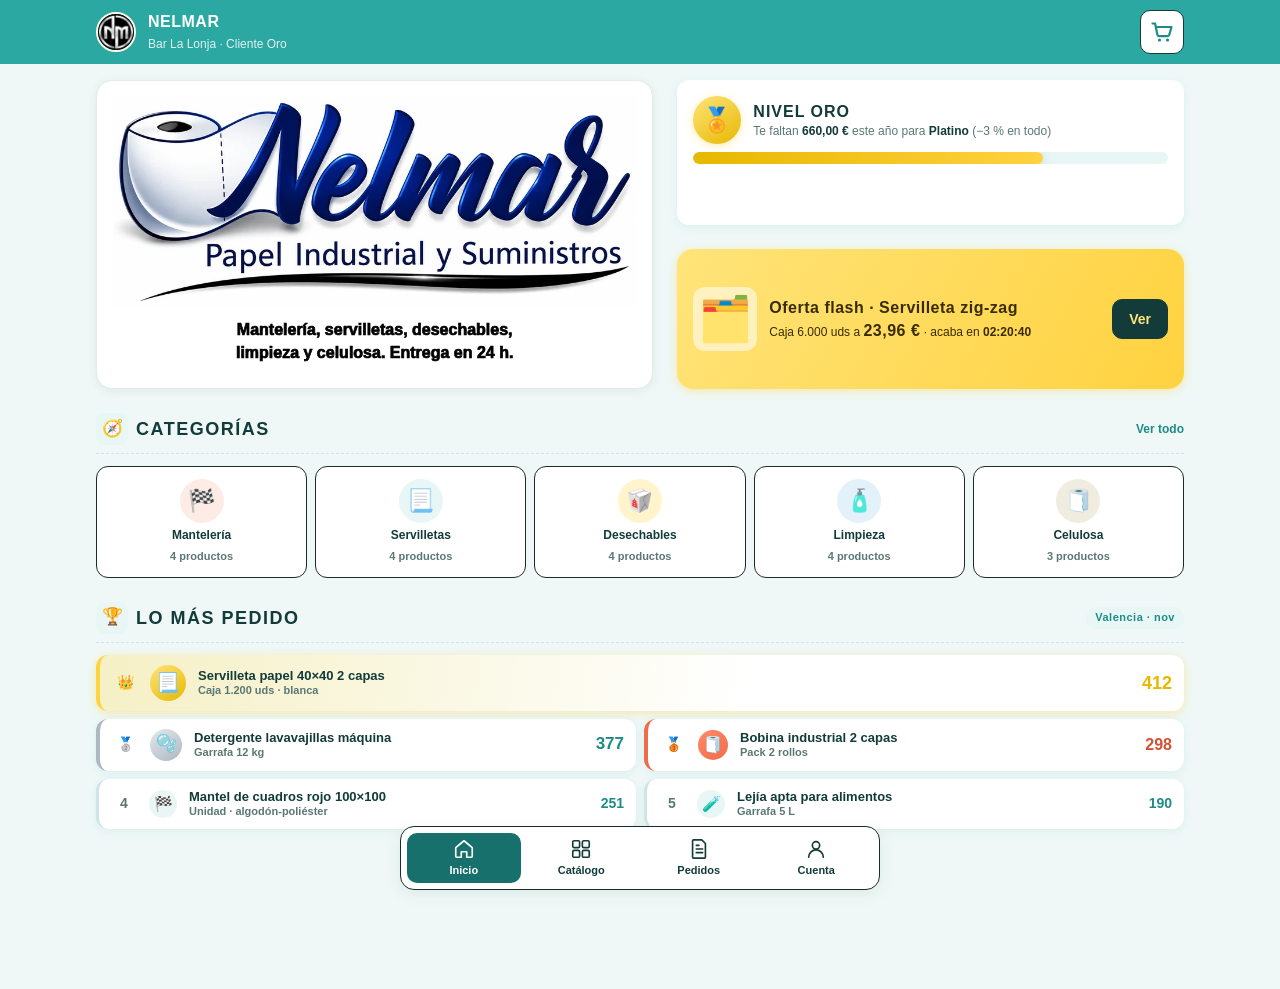
<file: index.html>
<!DOCTYPE html>
<html lang="es">
<head>
<meta charset="utf-8">
<meta name="viewport" content="width=device-width, initial-scale=1, viewport-fit=cover">
<meta name="theme-color" content="#2BA8A2">
<meta name="apple-mobile-web-app-capable" content="yes">
<meta name="apple-mobile-web-app-title" content="Nelmar">
<title>Nelmar · Pedidos</title>
<link rel="icon" href="logo.png" type="image/png">
<link rel="apple-touch-icon" href="icon-192.png">
<link rel="stylesheet" href="estilos.css">
</head>
<body>
<div class="app" id="app">
  <header class="top">
    <img class="mini" src="logo.png" alt=""><div class="who"><b>NELMAR</b><span>Bar La Lonja · Cliente Oro</span></div>
    <button class="iconbtn cart" id="cartBtn" aria-label="Ver carrito"><svg viewBox="0 0 24 24" aria-hidden="true"><path d="M2.5 3.5h2.6l2.3 11.2a1.8 1.8 0 0 0 1.8 1.4h8.4a1.8 1.8 0 0 0 1.7-1.3L21.5 7H6.2"/><circle cx="9.5" cy="20" r="1.6"/><circle cx="17.5" cy="20" r="1.6"/></svg><span class="badge" id="badge"></span></button>
  </header>

  <main>
    <!-- INICIO -->
    <section class="view" id="v-inicio">
      <div class="hero">
        <img class="hero-logo" src="logo-nelmar.webp" width="900" height="362" alt="Nelmar · Papel industrial y suministros">
        <p>Mantelería, servilletas, desechables, limpieza y celulosa. Entrega en 24 h.</p>
      </div>

      <div class="level">
        <div class="row">
          <span class="medal" aria-hidden="true">🏅</span>
          <div class="grow"><b>NIVEL ORO</b><div class="meta" id="lvlTxt"></div></div>
        </div>
        <div class="bar gold" role="progressbar" aria-label="Progreso al nivel Platino" id="lvlBar"><i></i></div>
      </div>

      <div class="flash">
        <span class="big" aria-hidden="true">🗂️</span>
        <div><b>Oferta flash · Servilleta zig-zag</b><span>Caja 6.000 uds a <b class="inline" id="flashP">23,96 €</b> · acaba en <span class="timer" id="timer">--:--:--</span></span></div>
        <button class="btn" data-open="7">Ver</button>
      </div>

      <div class="sec">
        <div class="sec-t"><span class="emo" aria-hidden="true">🧭</span><h2>CATEGORÍAS</h2><a href="#catalogo">Ver todo</a></div>
        <div class="cats" id="cats"></div>
      </div>

      <div class="sec">
        <div class="sec-t"><span class="emo" aria-hidden="true">🏆</span><h2>LO MÁS PEDIDO</h2><span class="pill teal">Valencia · nov</span></div>
        <div class="rank" id="rank"></div>
      </div>
      <p class="note">Demo con empresa, cliente, productos y precios de ejemplo.</p>
    </section>

    <!-- CATÁLOGO -->
    <section class="view" id="v-catalogo" hidden>
      <h1>CATÁLOGO</h1>
      <div class="search"><span aria-hidden="true">🔎</span><input id="q" type="search" maxlength="60" placeholder="Buscar mantel, lejía, servilletas…" autocomplete="off" aria-label="Buscar productos"></div>
      <div class="chips" id="chips"></div>
      <div class="list" id="list"></div>
    </section>

    <!-- PEDIDOS -->
    <section class="view" id="v-pedidos" hidden>
      <h1>MIS PEDIDOS</h1>
      <p class="lead">Sigue tu reparto y repite un pedido con un toque.</p>
      <div class="list" id="orders"></div>
    </section>

    <!-- CUENTA -->
    <section class="view" id="v-cuenta" hidden>
      <h1>MI CUENTA</h1>
      <div class="level">
        <div class="row">
          <span class="medal" aria-hidden="true">⭐</span>
          <div class="grow"><b id="ptsBig">0 PUNTOS</b><div class="meta">1 punto por cada euro (sin IVA). 500 puntos = 10 € de descuento.</div></div>
        </div>
        <div class="bar" role="progressbar" aria-label="Puntos hasta el próximo vale" id="ptsBar"><i></i></div>
      </div>
      <div class="sec">
        <div class="sec-t"><span class="emo" aria-hidden="true">🏪</span><h2>MI NEGOCIO</h2></div>
        <div class="kv">
          <div><span>Establecimiento</span><b>Bar La Lonja</b></div>
          <div><span>Nº cliente</span><b>C-04127</b></div>
          <div><span>Dirección de entrega</span><b>C/ de la Reina 21, Valencia</b></div>
          <div><span>Forma de pago</span><b>Domiciliación 30 días</b></div>
          <div><span>Precios con IVA</span><button class="switch" id="ivaSw" role="switch" aria-checked="false" aria-label="Mostrar precios con IVA"></button></div>
        </div>
      </div>
      <div class="sec">
        <div class="sec-t"><span class="emo" aria-hidden="true">🤝</span><h2>TU COMERCIAL</h2></div>
        <div class="rep">
          <span class="av" aria-hidden="true">LM</span>
          <div><b>Lucía Martí</b><span>Lunes a viernes, 8:00–16:00</span><div class="tel">600 000 000</div></div>
          <button class="btn btn-soft" id="copyTel">Copiar</button>
        </div>
      </div>
      <a class="btn btn-ghost btn-block" href="admin.html">Acceso para la empresa</a>
      <p class="note">Datos de ejemplo. Entrega en tu local sin coste.</p>
    </section>
  </main>
</div>

<div class="cbar" id="cbar" hidden><button class="btn btn-primary btn-block" id="cbarBtn"><span id="cbarN">0 artículos</span><span class="tot" id="cbarT">0 €</span></button></div>

<div class="tabs"><nav aria-label="Secciones">
  <a href="#inicio" data-v="inicio"><svg class="ico" viewBox="0 0 24 24" aria-hidden="true"><path d="M3 10.5 12 3l9 7.5V20a1 1 0 0 1-1 1h-5v-6H9v6H4a1 1 0 0 1-1-1z"/></svg>Inicio</a>
  <a href="#catalogo" data-v="catalogo"><svg class="ico" viewBox="0 0 24 24" aria-hidden="true"><rect x="3" y="3" width="7.5" height="7.5" rx="1.5"/><rect x="13.5" y="3" width="7.5" height="7.5" rx="1.5"/><rect x="3" y="13.5" width="7.5" height="7.5" rx="1.5"/><rect x="13.5" y="13.5" width="7.5" height="7.5" rx="1.5"/></svg>Catálogo</a>
  <a href="#pedidos" data-v="pedidos"><svg class="ico" viewBox="0 0 24 24" aria-hidden="true"><path d="M6 2h9l4 4v15a1 1 0 0 1-1 1H6a1 1 0 0 1-1-1V3a1 1 0 0 1 1-1z"/><path d="M9 12h7M9 16h7M9 8h3"/></svg>Pedidos</a>
  <a href="#cuenta" data-v="cuenta"><svg class="ico" viewBox="0 0 24 24" aria-hidden="true"><circle cx="12" cy="8" r="4"/><path d="M4 21a8 8 0 0 1 16 0"/></svg>Cuenta</a>
</nav></div>

<div class="shade" id="shade"></div>

<aside class="sheet" id="cartSheet" aria-label="Carrito">
  <div class="grab"><div class="sec-t"><span class="emo" aria-hidden="true">🛒</span><h2>TU PEDIDO</h2><button class="x" data-close aria-label="Cerrar">×</button></div></div>
  <ul class="lines" id="lines"></ul>
  <div id="cartBody" class="stack">
    <div class="field">FRANJA DE ENTREGA
      <div class="slots" id="slots"></div>
    </div>
    <label class="field" for="notes">NOTAS PARA EL REPARTIDOR<input id="notes" maxlength="200" placeholder="Entrar por la puerta del almacén"></label>
    <div class="sum" id="sum"></div>
    <button class="btn btn-primary btn-block" id="confirmBtn">Confirmar pedido</button>
  </div>
</aside>

<aside class="sheet" id="detSheet" aria-label="Producto">
  <div class="grab"><div class="sec-t"><span class="emo" aria-hidden="true">🔍</span><h2>PRODUCTO</h2><button class="x" data-close aria-label="Cerrar">×</button></div></div>
  <div id="det" class="stack"></div>
</aside>

<div class="win" id="win" hidden>
  <div class="confetti" id="confetti"></div>
  <div class="win-card">
    <span class="crown" aria-hidden="true">👑</span>
    <h2>¡PEDIDO HECHO!</h2>
    <span class="onum" id="winNum"></span>
    <p id="winTxt"></p>
    <span class="pts" id="winPts"></span>
    <button class="btn btn-primary btn-block" id="winFact">Ver factura</button>
    <button class="btn btn-ghost btn-block" id="winBtn">Ver mis pedidos</button>
  </div>
</div>

<div class="toast" id="toast" role="status"></div>

<script src="datos.js"></script>
<script src="factura.js"></script>
<script src="app.js"></script>
</body>
</html>
</file>
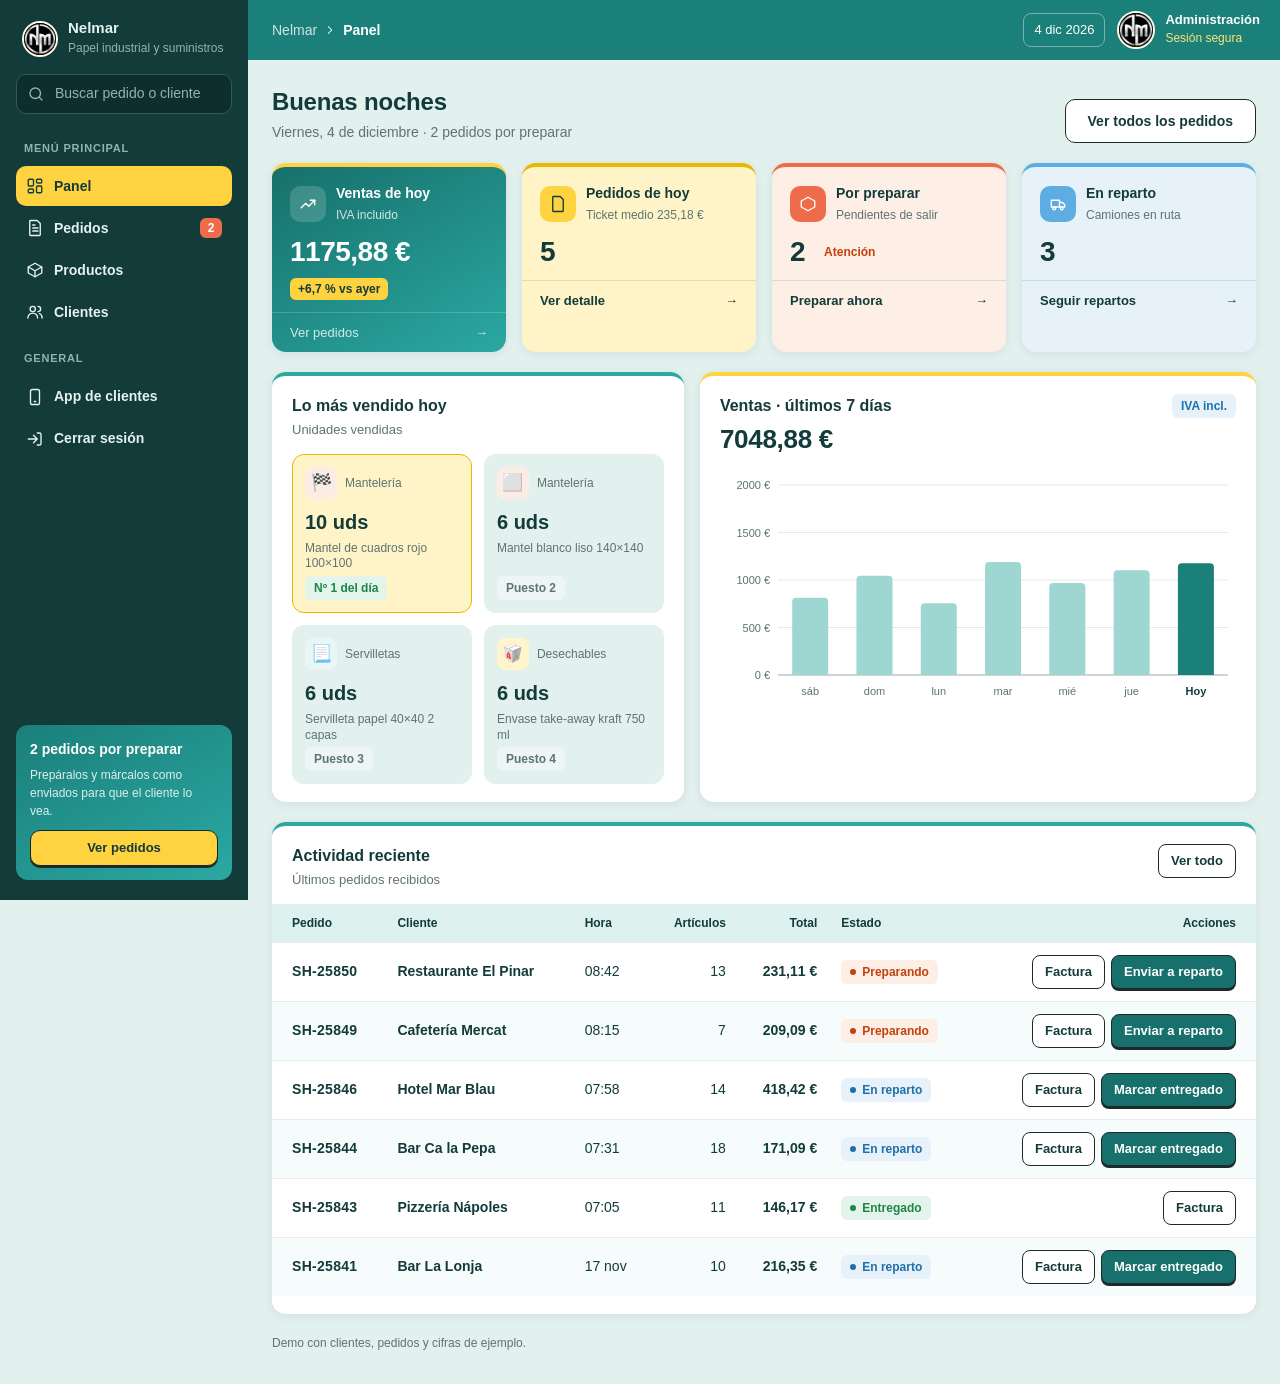
<file: admin.html>
<!DOCTYPE html>
<html lang="es">
<head>
<meta charset="utf-8">
<meta name="viewport" content="width=device-width, initial-scale=1, viewport-fit=cover">
<meta name="theme-color" content="#123B39">
<meta name="robots" content="noindex, nofollow">
<title>Panel de control · Nelmar</title>
<link rel="icon" href="logo.png" type="image/png">
<link rel="apple-touch-icon" href="icon-192.png">
<link rel="stylesheet" href="estilos.css">
<link rel="stylesheet" href="admin.css">
</head>
<body class="dash">
<div class="shell">
  <!-- Barra lateral -->
  <aside class="side" id="side" aria-label="Menú del panel">
    <div class="brand"><img src="logo.png" alt=""><div><b>Nelmar</b><span>Papel industrial y suministros</span></div></div>
    <label class="side-search"><svg class="i" viewBox="0 0 24 24" aria-hidden="true"><circle cx="11" cy="11" r="7"/><path d="m20 20-3.5-3.5"/></svg>
      <input id="gq" type="search" placeholder="Buscar pedido o cliente" maxlength="60" aria-label="Buscar pedido o cliente"></label>
    <p class="side-lbl">Menú principal</p>
    <nav class="side-nav">
      <a href="#hoy" data-v="hoy"><svg class="i" viewBox="0 0 24 24" aria-hidden="true"><rect x="3" y="3" width="7" height="9" rx="1.5"/><rect x="14" y="3" width="7" height="5" rx="1.5"/><rect x="14" y="12" width="7" height="9" rx="1.5"/><rect x="3" y="16" width="7" height="5" rx="1.5"/></svg>Panel</a>
      <a href="#pedidos" data-v="pedidos"><svg class="i" viewBox="0 0 24 24" aria-hidden="true"><path d="M6 2h9l4 4v15a1 1 0 0 1-1 1H6a1 1 0 0 1-1-1V3a1 1 0 0 1 1-1z"/><path d="M9 12h7M9 16h7M9 8h3"/></svg>Pedidos<span class="cnt" id="navPend"></span></a>
      <a href="#productos" data-v="productos"><svg class="i" viewBox="0 0 24 24" aria-hidden="true"><path d="M21 8 12 3 3 8v8l9 5 9-5z"/><path d="m3 8 9 5 9-5M12 13v8"/></svg>Productos</a>
      <a href="#clientes" data-v="clientes"><svg class="i" viewBox="0 0 24 24" aria-hidden="true"><circle cx="9" cy="8" r="3.5"/><path d="M2.5 20a6.5 6.5 0 0 1 13 0"/><path d="M16 4.5a3.5 3.5 0 0 1 0 7M18 14a6.5 6.5 0 0 1 3.5 6"/></svg>Clientes</a>
    </nav>
    <p class="side-lbl">General</p>
    <nav class="side-nav">
      <a href="index.html"><svg class="i" viewBox="0 0 24 24" aria-hidden="true"><rect x="6" y="2" width="12" height="20" rx="2.5"/><path d="M11 18h2"/></svg>App de clientes</a>
      <button type="button" id="logout"><svg class="i" viewBox="0 0 24 24" aria-hidden="true"><path d="M15 4h3a2 2 0 0 1 2 2v12a2 2 0 0 1-2 2h-3"/><path d="M10 17l5-5-5-5M15 12H3"/></svg>Cerrar sesión</button>
    </nav>
    <div class="side-card">
      <b id="sideN">0 pedidos por preparar</b>
      <span>Prepáralos y márcalos como enviados para que el cliente lo vea.</span>
      <a class="btn btn-primary" href="#pedidos">Ver pedidos</a>
    </div>
  </aside>
  <div class="scrim" id="scrim"></div>

  <!-- Contenido -->
  <div class="main">
    <header class="topbar">
      <button class="tb-btn menu" id="menuBtn" aria-label="Abrir menú" aria-controls="side" aria-expanded="false"><svg class="i" viewBox="0 0 24 24" aria-hidden="true"><path d="M4 6h16M4 12h16M4 18h16"/></svg></button>
      <div class="crumbs"><span>Nelmar</span><svg class="i" viewBox="0 0 24 24" aria-hidden="true"><path d="m9 6 6 6-6 6"/></svg><b id="crumb">Panel</b></div>
      <span class="tb-date" id="tbDate"></span>
      <div class="me"><img class="me-logo" src="logo.png" alt="Nelmar"><div><b>Administración</b><span>Sesión segura</span></div></div>
    </header>

    <main class="content">
      <!-- PANEL -->
      <section class="view" id="v-hoy">
        <div class="vhead"><div><h1 id="hello">Resumen</h1><p id="today">Aquí tienes la actividad de hoy</p></div>
          <a class="btn btn-ghost" href="#pedidos">Ver todos los pedidos</a></div>
        <div class="kpis">
          <article class="kpi lead"><div class="k-top"><span class="k-ico"><svg class="i" viewBox="0 0 24 24" aria-hidden="true"><path d="M3 17l6-6 4 4 8-8"/><path d="M15 7h6v6"/></svg></span><div><b>Ventas de hoy</b><small>IVA incluido</small></div></div>
            <div class="k-val"><span id="kVentas">0 €</span><em class="delta" id="kDelta"></em></div><a class="k-foot" href="#pedidos">Ver pedidos<span>→</span></a></article>
          <article class="kpi"><div class="k-top"><span class="k-ico"><svg class="i" viewBox="0 0 24 24" aria-hidden="true"><path d="M6 2h9l4 4v15a1 1 0 0 1-1 1H6a1 1 0 0 1-1-1V3a1 1 0 0 1 1-1z"/></svg></span><div><b>Pedidos de hoy</b><small id="kTicket">Ticket medio —</small></div></div>
            <div class="k-val"><span id="kPedidos">0</span></div><a class="k-foot" href="#pedidos">Ver detalle<span>→</span></a></article>
          <article class="kpi"><div class="k-top"><span class="k-ico warn"><svg class="i" viewBox="0 0 24 24" aria-hidden="true"><path d="M21 8 12 3 3 8v8l9 5 9-5z"/></svg></span><div><b>Por preparar</b><small>Pendientes de salir</small></div></div>
            <div class="k-val"><span id="kPrep">0</span><em class="tag-st prep" id="kPrepTag" hidden>Atención</em></div><a class="k-foot" href="#pedidos" data-filter="prep">Preparar ahora<span>→</span></a></article>
          <article class="kpi"><div class="k-top"><span class="k-ico info"><svg class="i" viewBox="0 0 24 24" aria-hidden="true"><path d="M3 7h11v9H3zM14 10h4l3 3v3h-7"/><circle cx="7" cy="18" r="1.8"/><circle cx="17" cy="18" r="1.8"/></svg></span><div><b>En reparto</b><small>Camiones en ruta</small></div></div>
            <div class="k-val"><span id="kRuta">0</span></div><a class="k-foot" href="#pedidos" data-filter="reparto">Seguir repartos<span>→</span></a></article>
        </div>

        <div class="row2">
          <article class="card">
            <div class="c-head"><div><h2>Lo más vendido hoy</h2><p>Unidades vendidas</p></div></div>
            <div class="tops" id="topHoy"></div>
          </article>
          <article class="card">
            <div class="c-head"><div><h2>Ventas · últimos 7 días</h2><p class="big" id="wkTotal">0 €</p></div><span class="tag-st info">IVA incl.</span></div>
            <div class="chart" id="chart" role="img" aria-label="Gráfico de ventas de los últimos 7 días"></div>
          </article>
        </div>

        <article class="card">
          <div class="c-head"><div><h2>Actividad reciente</h2><p>Últimos pedidos recibidos</p></div><a class="btn btn-ghost sm" href="#pedidos">Ver todo</a></div>
          <div class="tbl-wrap"><table class="tbl" id="recent"></table></div>
        </article>
      </section>

      <!-- PEDIDOS -->
      <section class="view" id="v-pedidos" hidden>
        <div class="vhead"><div><h1>Pedidos</h1><p>Cambia el estado y el cliente lo ve en su app.</p></div></div>
        <article class="card">
          <div class="c-head wrap"><div class="seg" id="fseg" role="group" aria-label="Filtrar por estado"></div>
            <label class="inp"><svg class="i" viewBox="0 0 24 24" aria-hidden="true"><circle cx="11" cy="11" r="7"/><path d="m20 20-3.5-3.5"/></svg><input id="oq" type="search" placeholder="Buscar" maxlength="60" aria-label="Buscar pedidos"></label></div>
          <div class="tbl-wrap"><table class="tbl" id="otbl"></table></div>
        </article>
      </section>

      <!-- PRODUCTOS -->
      <section class="view" id="v-productos" hidden>
        <div class="vhead"><div><h1>Productos</h1><p>Precios con IVA incluido. Los cambios se ven al momento en la app del cliente.</p></div>
          <button class="btn btn-ghost" id="resetCat" type="button">Restaurar precios</button></div>
        <article class="card">
          <div class="c-head wrap"><div><h2>Catálogo</h2><p id="pInfo"></p></div>
            <label class="inp"><svg class="i" viewBox="0 0 24 24" aria-hidden="true"><circle cx="11" cy="11" r="7"/><path d="m20 20-3.5-3.5"/></svg><input id="pq" type="search" placeholder="Producto o referencia" maxlength="60" aria-label="Buscar productos"></label></div>
          <div class="tbl-wrap"><table class="tbl" id="ptbl"></table></div>
        </article>
      </section>

      <!-- CLIENTES -->
      <section class="view" id="v-clientes" hidden>
        <div class="vhead"><div><h1>Clientes</h1><p>Compras de este mes, IVA incluido.</p></div></div>
        <article class="card"><div class="tbl-wrap"><table class="tbl" id="ctbl"></table></div></article>
      </section>
      <p class="note">Demo con clientes, pedidos y cifras de ejemplo.</p>
    </main>
  </div>
</div>

<div class="toast" id="toast" role="status"></div>
<div class="tip" id="tip" hidden></div>

<script src="datos.js"></script>
<script src="factura.js"></script>
<script src="admin.js"></script>
</body>
</html>
</file>
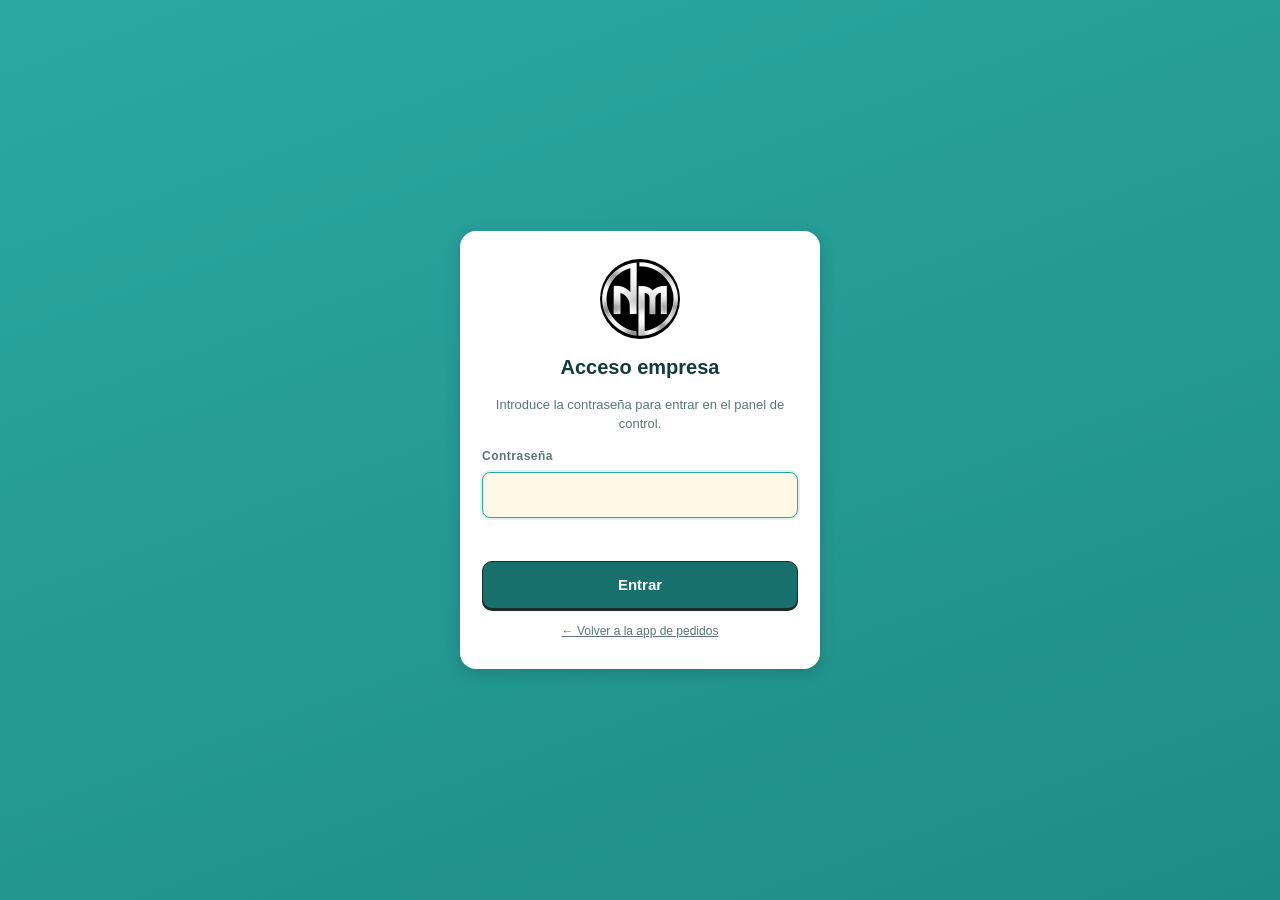
<file: login.html>
<!DOCTYPE html>
<html lang="es">
<head>
<meta charset="utf-8">
<meta name="viewport" content="width=device-width, initial-scale=1, viewport-fit=cover">
<meta name="theme-color" content="#1B7F7A">
<meta name="robots" content="noindex, nofollow">
<title>Acceso empresa · Nelmar</title>
<link rel="icon" href="logo.png" type="image/png">
<link rel="stylesheet" href="estilos.css">
</head>
<body class="login-page">
<main class="lock">
  <form id="lockForm" autocomplete="on" novalidate>
    <img src="logo.png" alt="Logo de Nelmar">
    <h1>Acceso empresa</h1>
    <p>Introduce la contraseña para entrar en el panel de control.</p>
    <label class="field" for="pass">Contraseña<input id="pass" name="password" type="password" autocomplete="current-password" maxlength="200" required></label>
    <span class="err" id="passErr" role="alert"></span>
    <button class="btn btn-primary btn-block" type="submit" id="go">Entrar</button>
    <a href="index.html" class="meta">← Volver a la app de pedidos</a>
  </form>
</main>
<script src="login.js"></script>
</body>
</html>
</file>
<file: estilos.css>
/* Estilos compartidos: app del cliente y panel de la empresa (sistema de diseño Flip7) */
/* Layout: phone-first app shell (max 440px), sticky header, scrolling views, fixed pill tab bar + bottom sheets.
   Tokens from the Flip7 design system (rpx ÷ 2 = px). */
:root{
  --primary:#2BA8A2;--primary-light:#3CC4BD;--primary-dark:#1E8C86;--primary-bg:#E8F6F5;
  --accent:#FFD23F;--accent-light:#FFE47A;--accent-dark:#E6B800;
  --coral:#EF6C4A;--coral-light:#FF8A6A;--coral-dark:#D45233;
  --cream:#FFF8E7;--cream-dark:#F3E6C4;--sky:#5DADE2;
  --surface:#EFF8F7;--card:#FFFFFF;--success:#27AE60;--error:#E74C3C;
  --ink:#123B39;--muted:#5B7775;--line:#CFE6E4;--on-accent:#3A2C00;
  --silver-a:#E3E8EC;--silver-b:#AEB8C1;
  --sh-sm:0 1px 4px rgba(0,0,0,.08);--sh-md:0 2px 8px rgba(0,0,0,.12);--sh-lg:0 4px 16px rgba(0,0,0,.16);
  --sh-card:0 2px 10px rgba(43,168,162,.10);--sh-coral:0 2px 10px rgba(239,108,74,.35);
  --sh-teal:0 2px 10px rgba(43,168,162,.30);--sh-accent:0 2px 10px rgba(255,210,63,.40);
  --sh-sky:0 2px 8px rgba(93,173,226,.30);--sh-focus:0 0 0 2px rgba(43,168,162,.15);
  --r-sm:4px;--r-md:8px;--r-lg:12px;--r-xl:16px;--r-round:999px;
  --s-xs:4px;--s-sm:8px;--s-md:12px;--s-lg:16px;--s-xl:24px;
  --font:-apple-system,BlinkMacSystemFont,"Segoe UI",Roboto,"PingFang SC","Microsoft YaHei",sans-serif;
  --bounce:cubic-bezier(.34,1.56,.64,1);
}
@media (prefers-color-scheme: dark){:root:not([data-theme="light"]){
  --primary-bg:#163B39;--cream:#2B2719;--cream-dark:#3A3420;--surface:#0E2321;--card:#15302E;
  --ink:#E6F4F3;--muted:#9DBDBA;--line:#24504C;--primary-dark:#5FD3CC;
  --silver-a:#3A4650;--silver-b:#7D8B97;color-scheme:dark}}
:root[data-theme="dark"]{
  --primary-bg:#163B39;--cream:#2B2719;--cream-dark:#3A3420;--surface:#0E2321;--card:#15302E;
  --ink:#E6F4F3;--muted:#9DBDBA;--line:#24504C;--primary-dark:#5FD3CC;
  --silver-a:#3A4650;--silver-b:#7D8B97;color-scheme:dark}

[hidden]{display:none!important}
*{box-sizing:border-box;min-width:0;-webkit-tap-highlight-color:transparent}
html,body{margin:0}
body{background:var(--surface);color:var(--ink);font:500 14px/1.45 var(--font)}
body::before{content:"";position:fixed;inset:0 0 auto;height:env(safe-area-inset-top,0px);z-index:40;background:var(--primary)}
button,input{font:inherit;color:inherit}
button{cursor:pointer;border:0;background:none}
:focus-visible{outline:none;box-shadow:var(--sh-focus),0 0 0 3px var(--primary)}
.app{max-width:440px;margin:0 auto;min-height:100vh;padding-bottom:calc(96px + env(safe-area-inset-bottom,0px))}

/* Header */
.top{box-shadow:0 0 0 100vmax var(--primary);clip-path:inset(0 -100vmax);position:sticky;top:env(safe-area-inset-top,0px);z-index:30;background:var(--primary);color:#fff;
  padding:10px max(16px,env(safe-area-inset-right,0px)) 10px max(16px,env(safe-area-inset-left,0px));display:flex;align-items:center;gap:var(--s-md)}
.top .who{flex:1}
.top .mini{width:40px;height:40px;border-radius:50%;background:#000;border:2px solid #FFF8E7;flex:none}
.top .who b{display:block;font-weight:800;font-size:clamp(13px,4.2vw,16px);letter-spacing:.5px;white-space:nowrap;overflow:hidden;text-overflow:ellipsis}
.top .who span{font-size:12px;opacity:.85}
.iconbtn{position:relative;width:44px;height:44px;border-radius:var(--r-round);background:rgba(255,255,255,.18);display:grid;place-items:center;font-size:20px;transition:transform .25s var(--bounce)}
.iconbtn:active{transform:scale(.92)}
.badge{position:absolute;top:-4px;right:-4px;min-width:22px;height:22px;padding:0 6px;border-radius:var(--r-round);background:var(--accent);color:var(--on-accent);font-weight:800;font-size:12px;line-height:22px;text-align:center;box-shadow:var(--sh-accent)}
.badge:empty{display:none}
.badge.pop{animation:pop .4s var(--bounce)}
@keyframes pop{0%{transform:scale(.4)}100%{transform:scale(1)}}

main{padding-left:max(16px,env(safe-area-inset-left,0px));padding-right:max(16px,env(safe-area-inset-right,0px))}
.view{display:flex;flex-direction:column;gap:var(--s-xl);padding-block:var(--s-lg) var(--s-xl)}
.view>h1{font-size:24px;font-weight:800;letter-spacing:2px;margin:0;color:var(--primary-dark);text-wrap:balance}
.view>p.lead{margin:-16px 0 0;color:var(--muted)}

/* Logo */
.hero{position:relative;background:#fff;border:1.5px solid #E3ECEB;border-radius:var(--r-xl);padding:var(--s-lg) var(--s-lg) var(--s-xl);overflow:hidden;box-shadow:0 2px 10px rgba(18,59,57,.08);display:flex;flex-direction:column;align-items:center;justify-content:center}
.hero-logo{display:block;width:100%;max-width:640px;height:auto}
.hero p{margin:var(--s-md) 0 0;color:#000;text-align:center;font-size:16px;font-weight:800;line-height:1.4;-webkit-text-stroke:.7px #000;paint-order:stroke fill;text-wrap:balance}

/* Section titles */
.sec{display:flex;flex-direction:column;gap:var(--s-md)}
.sec-t{display:flex;align-items:center;gap:var(--s-sm);padding-bottom:var(--s-sm);border-bottom:1.5px dashed var(--line);margin:0}
.sec-t .emo{width:32px;height:32px;border-radius:var(--r-md);background:var(--primary-bg);display:grid;place-items:center;font-size:17px;flex:none}
.sec-t h2{flex:1;margin:0;font-size:18px;font-weight:800;letter-spacing:1.5px}
.sec-t a,.sec-t button.link{font-size:12px;font-weight:700;color:var(--primary-dark);text-decoration:none;padding:6px 0}

/* Buttons */
.btn{position:relative;overflow:hidden;min-height:44px;padding:0 22px;border-radius:var(--r-round);font-weight:800;letter-spacing:1px;
  display:inline-flex;align-items:center;justify-content:center;gap:8px;transition:transform .25s var(--bounce),box-shadow .25s;white-space:nowrap}
.btn:active{transform:scale(.95)}
.btn-gold{background:linear-gradient(180deg,var(--accent-light),var(--accent) 55%,var(--accent-dark));color:var(--on-accent);box-shadow:var(--sh-accent)}
.btn-gold::before{content:"";position:absolute;left:8%;right:8%;top:3px;height:42%;border-radius:var(--r-round);background:linear-gradient(180deg,rgba(255,255,255,.7),rgba(255,255,255,0))}
.btn-teal{background:var(--primary);color:#fff;box-shadow:var(--sh-teal)}
.btn-ghost{background:var(--card);color:var(--primary-dark);border:1.5px solid var(--line)}
.btn-block{width:100%;min-height:50px;font-size:15px}
.btn:disabled{opacity:.5;cursor:not-allowed;transform:none}

/* Counter */
.step{display:flex;align-items:center;gap:6px}
.step button{width:40px;height:40px;border-radius:var(--r-md);font-size:22px;font-weight:800;line-height:1;display:grid;place-items:center;transition:transform .2s var(--bounce)}
.step button:active{transform:scale(.88)}
.step .minus{background:#FDEBE5;color:var(--coral-dark);box-shadow:var(--sh-coral)}
.step .plus{background:var(--primary);color:#fff;box-shadow:var(--sh-teal)}
.step output{min-width:28px;text-align:center;font-weight:800;font-size:16px;font-variant-numeric:tabular-nums}
.add{min-height:40px;padding:0 16px;font-size:13px}

/* Cards */
.pcard{position:relative;display:flex;gap:var(--s-md);background:var(--card);border-radius:var(--r-lg);box-shadow:var(--sh-card);
  padding:var(--s-md) var(--s-md) var(--s-md) calc(var(--s-md) + 3px);border-left:3px solid var(--primary-light);transition:transform .25s var(--bounce)}
.pcard.hl{border-left-color:var(--accent);background:linear-gradient(100deg,rgba(255,228,122,.35),var(--card) 55%);box-shadow:var(--sh-accent)}
.pcard.low{border-left-color:var(--coral);background:linear-gradient(100deg,rgba(255,138,106,.18),var(--card) 55%);animation:boom 2s infinite}
@keyframes boom{0%,100%{box-shadow:var(--sh-card)}50%{box-shadow:var(--sh-coral)}}
.thumb{width:68px;height:68px;border-radius:var(--r-lg);display:grid;place-items:center;font-size:34px;flex:none;background:var(--primary-bg)}
.pbody{flex:1;display:flex;flex-direction:column;gap:2px}
.pbody h3{margin:0;font-size:15px;font-weight:700;line-height:1.25}
.meta{font-size:12px;color:var(--muted)}
.ref{font-size:11px;letter-spacing:1px;color:var(--muted);font-variant-numeric:tabular-nums}
.prow{display:flex;align-items:center;justify-content:space-between;gap:var(--s-sm);margin-top:6px;flex-wrap:wrap}
.price{font-weight:800;font-size:17px;color:var(--primary-dark);font-variant-numeric:tabular-nums}
.price s{font-size:12px;color:var(--muted);font-weight:600;margin-left:6px}
.price small{display:block;font-size:11px;font-weight:600;color:var(--muted);letter-spacing:.3px}
.pill{display:inline-flex;align-items:center;gap:4px;height:22px;padding:0 9px;border-radius:var(--r-round);font-size:11px;font-weight:800;letter-spacing:.5px;white-space:nowrap}
.pill.gold{background:var(--accent);color:var(--on-accent)}
.pill.coral{background:var(--coral);color:#fff}
.pill.sky{background:var(--sky);color:#fff}
.pill.ok{background:var(--success);color:#fff}
.pill.out{background:var(--muted);color:var(--card)}
.pill.teal{background:var(--primary-bg);color:var(--primary-dark)}
.tags{display:flex;gap:4px;flex-wrap:wrap}

/* Level card */
.level{background:var(--card);border-radius:var(--r-lg);box-shadow:var(--sh-card);padding:var(--s-lg);display:flex;flex-direction:column;gap:var(--s-sm)}
.level .row{display:flex;align-items:center;gap:var(--s-md)}
.medal{width:48px;height:48px;border-radius:var(--r-round);display:grid;place-items:center;font-size:24px;background:linear-gradient(145deg,var(--accent-light),var(--accent-dark));box-shadow:var(--sh-accent);flex:none}
.level b{font-size:16px;font-weight:800;letter-spacing:1px}
.level .meta b{font-size:inherit;letter-spacing:0;color:var(--ink)}
.bar{height:12px;border-radius:var(--r-round);background:var(--primary-bg);overflow:hidden}
.bar i{display:block;height:100%;border-radius:inherit;background:linear-gradient(90deg,var(--primary),var(--primary-light));box-shadow:var(--sh-teal);transition:width .5s var(--bounce)}
.bar.gold i{background:linear-gradient(90deg,var(--accent-dark),var(--accent))}

/* Flash offer */
.flash{position:relative;display:flex;gap:var(--s-md);align-items:center;background:linear-gradient(120deg,var(--accent-light),var(--accent));color:var(--on-accent);
  border-radius:var(--r-xl);padding:var(--s-lg);box-shadow:var(--sh-accent);overflow:hidden}
.flash .big{font-size:44px;flex:none;width:64px;height:64px;border-radius:var(--r-lg);background:rgba(255,255,255,.55);display:grid;place-items:center}
.flash div{flex:1}
.flash b{display:block;font-size:16px;font-weight:800;letter-spacing:.5px}
.flash span{font-size:12px}
.flash .timer{font-weight:800;font-variant-numeric:tabular-nums}
.flash .btn{min-height:40px;padding:0 16px;background:#123B39;color:#FFE47A;box-shadow:none}

/* Categories */
.cats{display:grid;grid-template-columns:repeat(6,1fr);gap:var(--s-sm)}
.cats>*{grid-column:span 2}
.cats>:nth-child(n+4){grid-column:span 3}
.cat{display:flex;flex-direction:column;align-items:center;gap:4px;padding:var(--s-md) 4px;background:var(--card);border-radius:var(--r-lg);box-shadow:var(--sh-card);
  font-size:12px;font-weight:700;transition:transform .25s var(--bounce)}
.cat:active{transform:scale(.95)}
.cat .emo{width:44px;height:44px;border-radius:var(--r-round);display:grid;place-items:center;font-size:22px}
.cat small{font-size:11px;color:var(--muted);font-weight:600}

/* Ranking */
.rank{display:flex;flex-direction:column;gap:var(--s-sm)}
.ritem{display:flex;align-items:center;gap:var(--s-md);background:var(--card);border-radius:var(--r-lg);padding:10px var(--s-md);box-shadow:var(--sh-card);border-left:3px solid var(--line)}
.ritem .pos{width:26px;text-align:center;font-weight:800;color:var(--muted);font-variant-numeric:tabular-nums}
.ritem .av{width:28px;height:28px;border-radius:var(--r-round);display:grid;place-items:center;font-size:15px;background:var(--primary-bg);flex:none}
.ritem .nm{flex:1;font-weight:700;font-size:13px;line-height:1.25}
.ritem .nm small{display:block;font-weight:600;color:var(--muted);font-size:11px}
.ritem .sc{font-weight:800;font-variant-numeric:tabular-nums;color:var(--primary-dark)}
.ritem.r1{border-left:4px solid var(--accent);background:linear-gradient(100deg,rgba(255,228,122,.4),var(--card) 60%);box-shadow:var(--sh-accent)}
.ritem.r1 .av{width:36px;height:36px;font-size:19px;background:linear-gradient(145deg,var(--accent-light),var(--accent-dark))}
.ritem.r1 .sc{font-size:18px;color:var(--accent-dark)}
.ritem.r2{border-left:4px solid var(--silver-b)}
.ritem.r2 .av{width:32px;height:32px;font-size:17px;background:linear-gradient(145deg,var(--silver-a),var(--silver-b))}
.ritem.r2 .sc{font-size:17px}
.ritem.r3{border-left:4px solid var(--coral)}
.ritem.r3 .av{width:30px;height:30px;font-size:16px;background:linear-gradient(145deg,var(--coral-light),var(--coral))}
.ritem.r3 .sc{color:var(--coral-dark);font-size:16px}
.crown{display:inline-block;animation:crown 1.5s infinite}
@keyframes crown{0%,100%{transform:translateY(0) rotate(0)}25%{transform:translateY(-3px) rotate(-8deg)}50%{transform:translateY(0) rotate(0)}75%{transform:translateY(-2px) rotate(8deg)}}

/* Catalog tools */
.search{position:relative}
.search input{width:100%;height:48px;border-radius:var(--r-round);border:1.5px solid var(--line);background:var(--cream);padding:0 16px 0 44px;font-size:16px;outline:none;transition:box-shadow .2s}
.search input:focus{border-color:var(--primary);box-shadow:var(--sh-focus)}
.search span{position:absolute;left:16px;top:13px;font-size:17px}
.chips{display:flex;gap:var(--s-sm);overflow-x:auto;scrollbar-width:none;margin:-12px calc(-1 * max(16px,env(safe-area-inset-left,0px))) 0;padding:4px max(16px,env(safe-area-inset-left,0px)) 6px}
.chips::-webkit-scrollbar{display:none}
.chip{flex:none;min-height:38px;padding:0 14px;border-radius:var(--r-round);background:var(--card);border:1.5px solid var(--line);font-weight:700;font-size:13px;white-space:nowrap;transition:transform .2s var(--bounce)}
.chip:active{transform:scale(.95)}
.chip[aria-pressed="true"]{background:var(--primary);border-color:var(--primary);color:#fff;box-shadow:var(--sh-teal)}
.list{display:flex;flex-direction:column;gap:var(--s-md)}
.empty{text-align:center;color:var(--muted);padding:var(--s-xl) var(--s-md);background:var(--card);border-radius:var(--r-lg);border:1.5px dashed var(--line)}
.empty .emo{font-size:36px;display:block;margin-bottom:6px}

/* Orders */
.ocard{background:var(--card);border-radius:var(--r-lg);box-shadow:var(--sh-card);padding:var(--s-lg);display:flex;flex-direction:column;gap:var(--s-sm);border-left:3px solid var(--primary-light)}
.ocard.live{border-left-color:var(--sky);box-shadow:var(--sh-sky)}
.ohead{display:flex;justify-content:space-between;align-items:center;gap:var(--s-sm)}
.ohead b{font-weight:800;letter-spacing:1px;font-variant-numeric:tabular-nums}
.ocard p{margin:0;font-size:12px;color:var(--muted)}
.ofoot{display:flex;justify-content:space-between;align-items:center;gap:var(--s-sm);flex-wrap:wrap}
.ofoot .price{font-size:16px}
.track{display:grid;grid-template-columns:repeat(4,1fr);gap:4px;margin:4px 0}
.track div{display:flex;flex-direction:column;align-items:center;gap:4px;font-size:10.5px;font-weight:700;color:var(--muted);text-align:center}
.track i{width:100%;height:6px;border-radius:var(--r-round);background:var(--primary-bg)}
.track .done i{background:var(--sky);box-shadow:var(--sh-sky)}
.track .done{color:var(--ink)}

/* Account */
.kv{background:var(--card);border-radius:var(--r-lg);box-shadow:var(--sh-card);padding:4px var(--s-lg)}
.kv>div{display:flex;justify-content:space-between;align-items:center;gap:var(--s-md);padding:12px 0;border-bottom:1.5px dashed var(--line)}
.kv>div:last-child{border-bottom:0}
.kv span{color:var(--muted);font-size:13px}
.kv b{text-align:right;font-weight:700;font-variant-numeric:tabular-nums}
.switch{width:52px;height:30px;border-radius:var(--r-round);background:var(--line);position:relative;transition:background .25s;flex:none}
.switch::after{content:"";position:absolute;top:3px;left:3px;width:24px;height:24px;border-radius:50%;background:#fff;box-shadow:var(--sh-md);transition:left .3s var(--bounce)}
.switch[aria-checked="true"]{background:var(--primary);box-shadow:var(--sh-teal)}
.switch[aria-checked="true"]::after{left:25px}
.rep{display:flex;gap:var(--s-md);align-items:center;background:var(--cream);border-radius:var(--r-lg);padding:var(--s-lg);border:1.5px dashed var(--accent-dark)}
.rep .av{width:52px;height:52px;border-radius:var(--r-round);background:var(--primary);color:#fff;display:grid;place-items:center;font-weight:800;font-size:18px;letter-spacing:1px;flex:none;box-shadow:var(--sh-teal)}
.rep div{flex:1}
.rep b{display:block;font-weight:800}
.rep span{font-size:12px;color:var(--muted)}
.rep .tel{font-weight:800;color:var(--primary-dark);font-size:15px;user-select:all;font-variant-numeric:tabular-nums}
.note{font-size:11px;color:var(--muted);text-align:center;margin:0}

/* Tab bar */
.tabs{position:fixed;left:0;right:0;bottom:0;z-index:30;display:flex;justify-content:center;
  padding:8px max(12px,env(safe-area-inset-right,0px)) calc(10px + env(safe-area-inset-bottom,0px)) max(12px,env(safe-area-inset-left,0px));pointer-events:none}
.tabs nav{pointer-events:auto;width:100%;max-width:416px;display:grid;grid-template-columns:repeat(4,1fr);gap:4px;background:var(--card);border-radius:var(--r-round);padding:6px;box-shadow:var(--sh-lg)}
.tabs a{display:flex;flex-direction:column;align-items:center;justify-content:center;gap:1px;min-height:50px;border-radius:var(--r-round);text-decoration:none;color:var(--muted);font-size:11px;font-weight:700;transition:background .25s,color .25s,transform .25s var(--bounce)}
.tabs a .emo{font-size:19px;line-height:1.1}
.tabs a:active{transform:scale(.94)}
.tabs a[aria-current="page"]{background:var(--primary);color:#fff;box-shadow:var(--sh-teal)}

/* Cart bar */
.cbar{position:fixed;left:0;right:0;bottom:calc(76px + env(safe-area-inset-bottom,0px));z-index:29;display:flex;justify-content:center;
  padding:0 max(16px,env(safe-area-inset-right,0px)) 0 max(16px,env(safe-area-inset-left,0px));pointer-events:none}
.cbar button{pointer-events:auto;width:100%;max-width:408px;justify-content:space-between;padding:0 8px 0 20px;animation:rise .35s var(--bounce)}
.cbar .tot{background:#123B39;color:#FFE47A;border-radius:var(--r-round);padding:6px 14px;font-variant-numeric:tabular-nums}
@keyframes rise{from{transform:translateY(30px);opacity:0}to{transform:none;opacity:1}}
.app.has-cart{padding-bottom:calc(150px + env(safe-area-inset-bottom,0px))}

/* Sheet */
.shade{position:fixed;inset:0;z-index:50;background:rgba(10,30,29,.45);opacity:0;pointer-events:none;transition:opacity .3s}
.shade.on{opacity:1;pointer-events:auto}
.sheet{position:fixed;left:0;right:0;bottom:0;z-index:51;margin:0 auto;max-width:440px;max-height:88vh;overflow-y:auto;background:var(--surface);
  border-radius:var(--r-xl) var(--r-xl) 0 0;box-shadow:var(--sh-lg);transform:translateY(105%);visibility:hidden;transition:transform .4s var(--bounce),visibility 0s .4s;
  padding:0 max(16px,env(safe-area-inset-right,0px)) calc(20px + env(safe-area-inset-bottom,0px)) max(16px,env(safe-area-inset-left,0px));display:flex;flex-direction:column;gap:var(--s-lg)}
.sheet.on{transform:none;visibility:visible;transition:transform .4s var(--bounce)}
.grab{position:sticky;top:0;z-index:2;background:var(--surface);padding:10px 0 8px;display:flex;flex-direction:column;gap:10px}
.grab::before{content:"";width:44px;height:5px;border-radius:var(--r-round);background:var(--line);align-self:center}
.grab .sec-t h2{font-size:20px}
.x{width:40px;height:40px;border-radius:var(--r-round);background:var(--card);box-shadow:var(--sh-sm);font-size:20px;font-weight:800;color:var(--muted)}
.lines{display:flex;flex-direction:column;gap:var(--s-sm);margin:0;padding:0;list-style:none}
.lines li{display:flex;align-items:center;gap:var(--s-md);background:var(--card);border-radius:var(--r-lg);padding:10px var(--s-md);box-shadow:var(--sh-card)}
.lines .thumb{width:44px;height:44px;font-size:22px;border-radius:var(--r-md)}
.lines .nm{flex:1;font-weight:700;font-size:13px;line-height:1.25}
.lines .nm small{display:block;color:var(--muted);font-weight:600;font-size:11px;font-variant-numeric:tabular-nums}
.lines .step button{width:34px;height:34px;font-size:18px}
.lines .step output{min-width:22px;font-size:14px}
.sum{background:var(--cream);border-radius:var(--r-lg);padding:var(--s-md) var(--s-lg);display:flex;flex-direction:column;gap:6px;font-variant-numeric:tabular-nums}
.sum div{display:flex;justify-content:space-between;color:var(--muted)}
.sum .big{color:var(--ink);font-size:20px;font-weight:800;padding-top:8px;border-top:1.5px dashed var(--cream-dark)}
.field{display:flex;flex-direction:column;gap:6px;font-size:12px;font-weight:700;color:var(--muted);letter-spacing:.5px}
.field input{height:46px;border-radius:var(--r-md);border:1.5px solid var(--line);background:var(--cream);padding:0 14px;font-size:16px;color:var(--ink);outline:none}
.field input:focus{border-color:var(--primary);box-shadow:var(--sh-focus)}
.slots{display:grid;grid-template-columns:repeat(3,1fr);gap:var(--s-sm)}
.slots button{min-height:52px;border-radius:var(--r-md);background:var(--card);border:1.5px solid var(--line);font-size:12px;font-weight:700;line-height:1.2;transition:transform .2s var(--bounce)}
.slots button small{display:block;font-weight:600;color:var(--muted);font-size:11px}
.slots button[aria-pressed="true"]{border-color:var(--sky);background:var(--sky);color:#fff;box-shadow:var(--sh-sky)}
.slots button[aria-pressed="true"] small{color:#fff}

/* Detail */
.dart{height:170px;border-radius:var(--r-xl);display:grid;place-items:center;font-size:88px;box-shadow:var(--sh-card)}
.dinfo{display:flex;flex-direction:column;gap:6px}
.dinfo h3{margin:0;font-size:20px;font-weight:800;line-height:1.2}
.specs{display:grid;grid-template-columns:1fr 1fr;gap:var(--s-sm)}
.specs div{background:var(--card);border-radius:var(--r-md);padding:10px 12px;box-shadow:var(--sh-sm)}
.specs span{display:block;font-size:11px;color:var(--muted);font-weight:700;letter-spacing:.5px}
.specs b{font-size:13px}
.dbuy{display:flex;align-items:center;justify-content:space-between;gap:var(--s-md);flex-wrap:wrap}

/* Success */
.win{position:fixed;inset:0;z-index:60;display:grid;place-items:center;padding:24px max(20px,env(safe-area-inset-right,0px)) 24px max(20px,env(safe-area-inset-left,0px));background:rgba(10,30,29,.55);overflow:hidden}
.win-card{position:relative;width:100%;max-width:360px;background:var(--card);border-radius:var(--r-xl);padding:var(--s-xl) var(--s-lg);text-align:center;display:flex;flex-direction:column;gap:var(--s-md);align-items:center;animation:rise .45s var(--bounce)}
.win-card::before{content:"";position:absolute;inset:-6px;border-radius:calc(var(--r-xl) + 6px);background:linear-gradient(135deg,var(--accent),var(--primary-light),var(--coral-light));z-index:-1;animation:glow 2s infinite}
@keyframes glow{0%,100%{opacity:.5;transform:scale(1)}50%{opacity:1;transform:scale(1.03)}}
.win-card .crown{font-size:54px}
.win-card h2{margin:0;font-size:24px;font-weight:800;letter-spacing:2px;color:var(--primary-dark)}
.win-card p{margin:0;color:var(--muted)}
.win-card .onum{font-weight:800;font-size:18px;letter-spacing:2px;background:var(--cream);border-radius:var(--r-round);padding:6px 16px;font-variant-numeric:tabular-nums}
.pts{font-weight:800;color:var(--on-accent);background:var(--accent);border-radius:var(--r-round);padding:4px 14px;box-shadow:var(--sh-accent)}
.confetti{position:absolute;inset:0;pointer-events:none}
.confetti i{position:absolute;top:-30px;display:block;animation:fall linear infinite}
@keyframes fall{0%{transform:translateY(-20px) rotate(0)}100%{transform:translateY(110vh) rotate(720deg)}}

/* Toast */
.toast{position:fixed;left:50%;top:calc(70px + env(safe-area-inset-top,0px));z-index:70;transform:translate(-50%,-20px);opacity:0;pointer-events:none;
  background:#123B39;color:#FFE47A;font-weight:800;font-size:13px;padding:10px 18px;border-radius:var(--r-round);box-shadow:var(--sh-lg);transition:opacity .25s,transform .35s var(--bounce);white-space:nowrap;max-width:calc(100vw - 32px);overflow:hidden;text-overflow:ellipsis}
.toast.on{opacity:1;transform:translate(-50%,0)}

@media (prefers-reduced-motion: reduce){*,*::before,*::after{animation:none!important;transition:none!important}}

/* Utilidades */
.grow{flex:1}
.stack{display:flex;flex-direction:column;gap:var(--s-lg)}
.ritem{text-align:left;width:100%}
.lines .empty{display:block}
.flash b.inline{display:inline}

/* Pantallas muy estrechas (hasta 360px) */
@media (max-width:360px){
  .cats{grid-template-columns:1fr 1fr}
  .cats>*,.cats>:nth-child(n+4){grid-column:span 1}
  .cats>:last-child{grid-column:span 2}
  .flash{flex-wrap:wrap}
  .flash .btn{width:100%}
  .slots button{font-size:11px}
}

/* Tableta y escritorio: la app se ensancha y las listas pasan a columnas */
@media (min-width:720px){
  .app{max-width:1120px}
  .view>h1{font-size:30px}
  .list{display:grid;grid-template-columns:repeat(2,minmax(0,1fr));align-items:start}
  .list>.empty{grid-column:1/-1}
  .chips{flex-wrap:wrap;overflow:visible;margin:-12px 0 0;padding:4px 0 6px}
  .cats{grid-template-columns:repeat(5,1fr)}
  .cats>*,.cats>:nth-child(n+4){grid-column:auto}
  .rank{display:grid;grid-template-columns:repeat(2,minmax(0,1fr))}
  .rank>.r1{grid-column:1/-1}
  .sheet{max-width:520px;border-radius:var(--r-xl);bottom:16px}
  .tabs nav{max-width:480px}
}
@media (min-width:900px){
  #v-inicio{display:grid;grid-template-columns:minmax(0,1.1fr) minmax(0,1fr)}
  #v-inicio>.hero{grid-row:span 2;justify-content:center}
  #v-inicio>.sec,#v-inicio>.note{grid-column:1/-1}
}
@media (min-width:1080px){
  .list{grid-template-columns:repeat(3,minmax(0,1fr))}
}

/* Factura: hoja blanca como el papel, también en modo oscuro */
.fact-wrap{position:fixed;inset:0;z-index:80;overflow-y:auto;background:rgba(10,30,29,.6);
  padding:calc(16px + env(safe-area-inset-top,0px)) max(12px,env(safe-area-inset-right,0px)) calc(24px + env(safe-area-inset-bottom,0px)) max(12px,env(safe-area-inset-left,0px))}
.fact-acts{max-width:760px;margin:0 auto 12px;display:flex;gap:var(--s-sm);flex-wrap:wrap}
.fact-acts .btn{flex:1 1 180px}
.fact{max-width:760px;margin:0 auto;background:#fff;color:#123B39;border-radius:var(--r-lg);padding:24px clamp(16px,4vw,36px);box-shadow:var(--sh-lg);display:flex;flex-direction:column;gap:18px;font-size:13px}
.fact-head{display:flex;gap:14px;align-items:flex-start;flex-wrap:wrap;padding-bottom:16px;border-bottom:3px solid #2BA8A2}
.fact-head img{width:56px;height:56px;border-radius:50%;background:#000;flex:none}
.fact-head>div:nth-child(2){flex:1 1 200px}
.fact-head b{display:block;font-size:16px;font-weight:800}
.fact-head span{color:#5B7775;font-size:12px}
.fact-num{text-align:right;display:flex;flex-direction:column}
.fact-num span:first-child{font-size:11px;font-weight:800;letter-spacing:3px;color:#1E8C86}
.fact-num b{font-size:18px;font-weight:800;letter-spacing:1px;font-variant-numeric:tabular-nums}
.fact-parts{display:grid;grid-template-columns:repeat(auto-fit,minmax(200px,1fr));gap:12px}
.fact-parts>div{background:#FFF8E7;border-radius:var(--r-md);padding:10px 14px;line-height:1.5}
.fact-parts span{display:block;font-size:10px;font-weight:800;letter-spacing:2px;color:#1E8C86}
.fact-parts b{display:block;font-size:14px}
.fact-tw{overflow-x:auto}
.fact table{width:100%;border-collapse:collapse;min-width:460px;font-variant-numeric:tabular-nums}
.fact th{text-align:left;font-size:10px;letter-spacing:1px;text-transform:uppercase;color:#5B7775;padding:8px 6px;border-bottom:1.5px solid #CFE6E4}
.fact td{padding:8px 6px;border-bottom:1px dashed #CFE6E4;vertical-align:top}
.fact td small{display:block;color:#5B7775;font-size:11px}
.fact .r{text-align:right;white-space:nowrap}
.fact-tot{align-self:flex-end;width:min(100%,280px);display:flex;flex-direction:column;gap:6px;font-variant-numeric:tabular-nums}
.fact-tot div{display:flex;justify-content:space-between;color:#5B7775}
.fact-tot .big{color:#123B39;font-size:18px;font-weight:800;padding-top:8px;border-top:3px solid #2BA8A2}
.fact-pie{margin:0;font-size:11px;color:#5B7775;border-top:1.5px dashed #CFE6E4;padding-top:12px}
body.fact-open{overflow:hidden}
@media print{
  body.fact-open>*:not(.fact-wrap){display:none!important}
  body.fact-open{background:#fff;overflow:visible}
  .fact-wrap{position:static;background:none;padding:0;overflow:visible}
  .fact-acts{display:none}
  .fact{box-shadow:none;border-radius:0;max-width:none;padding:0}
}

/* Acceso con contraseña al panel de la empresa */
.lock{position:fixed;inset:0;z-index:90;display:grid;place-items:center;background:linear-gradient(160deg,var(--primary),var(--primary-dark));
  padding:24px max(20px,env(safe-area-inset-right,0px)) 24px max(20px,env(safe-area-inset-left,0px))}
.lock form{width:100%;max-width:360px;background:var(--card);border-radius:var(--r-xl);box-shadow:var(--sh-lg);padding:28px 22px;display:flex;flex-direction:column;gap:14px;align-items:center;text-align:center}
.lock img{width:80px;height:80px;border-radius:50%;background:#000}
.lock h1{margin:0;font-size:20px;font-weight:700;color:var(--ink)}
.lock p{margin:0;color:var(--muted);font-size:13px}
.lock .field{width:100%;text-align:left}
.lock .err{color:var(--error);font-weight:700;font-size:13px;min-height:1.2em}
.lock.shake form{animation:shake .4s}
@keyframes shake{25%{transform:translateX(-8px)}50%{transform:translateX(8px)}75%{transform:translateX(-4px)}}
.oacts{display:flex;gap:var(--s-sm);flex-wrap:wrap}
@media (max-width:520px){
  .fact table{min-width:0}
  .fact th:first-child,.fact td:first-child{display:none}
  .fact th,.fact td{padding:8px 4px}
  .fact-num{text-align:left;flex-basis:100%}
}

/* Carrito de la cabecera: icono dibujado, nítido en cualquier móvil */
.iconbtn.cart{background:#FFF8E7;box-shadow:0 2px 0 #123B39}
.iconbtn.cart svg{width:24px;height:24px;fill:none;stroke:#1E8C86;stroke-width:2.2;stroke-linecap:round;stroke-linejoin:round}
.iconbtn.cart svg circle{fill:#1E8C86;stroke:none}

/* ===== Botonera profesional: formas sobrias, colores de la paleta, sin brillos ===== */
.btn{border-radius:10px;font-weight:600;letter-spacing:0;font-size:14px;transition:background-color .15s,border-color .15s,color .15s,transform .1s;box-shadow:none}
.btn:active{transform:translateY(1px)}
.btn-block{min-height:48px;font-size:15px}
.btn-primary{background:#1B7F7A;color:#fff}
.btn-primary:hover{background:#166B67}
.btn-soft{background:var(--primary-bg);color:var(--primary-dark)}
.btn-soft:hover{background:#D3EEEC}
.btn-ghost{background:var(--card);color:var(--ink);border:1px solid var(--line)}
.btn-ghost:hover{border-color:var(--primary);color:var(--primary-dark)}
.btn-accent{background:var(--accent);color:var(--on-accent)}
.btn:focus-visible{outline:2px solid var(--primary);outline-offset:2px;box-shadow:none}
.add{min-height:38px;padding:0 14px;font-size:13px}
.flash .btn{border-radius:10px;background:#123B39;color:#FFE47A;font-weight:600}
.step{gap:4px;border:1px solid var(--line);border-radius:10px;padding:2px;background:var(--card)}
.step button{width:34px;height:34px;border-radius:8px;font-size:18px;font-weight:600;box-shadow:none;transition:background-color .15s}
.step button:active{transform:none}
.step .minus{background:transparent;color:var(--muted)}
.step .minus:hover{background:#FDEBE5;color:var(--coral-dark)}
.step .plus{background:#1B7F7A;color:#fff}
.step .plus:hover{background:#166B67}
.step output{min-width:24px;font-size:14px;font-weight:700}
.lines .step button{width:30px;height:30px;font-size:16px}
.chip{border-radius:8px;border:1px solid var(--line);font-weight:600;min-height:36px;transition:background-color .15s,border-color .15s}
.chip:active{transform:none}
.chip[aria-pressed="true"]{background:var(--primary-bg);border-color:var(--primary);color:var(--primary-dark);box-shadow:none}
.cat{box-shadow:none;border:1px solid var(--line);transition:border-color .15s}
.cat:hover{border-color:var(--primary)}
.cat:active{transform:none}
.slots button{border-radius:8px;border:1px solid var(--line);transition:border-color .15s}
.slots button[aria-pressed="true"]{background:var(--primary-bg);border-color:var(--primary);color:var(--primary-dark);box-shadow:none}
.slots button[aria-pressed="true"] small{color:var(--primary-dark)}
.tabs nav{border-radius:14px;border:1px solid var(--line);box-shadow:0 4px 16px rgba(18,59,57,.08)}
.tabs a{border-radius:10px;font-weight:600;gap:3px}
.tabs a:active{transform:none}
.tabs a .ico{width:22px;height:22px;fill:none;stroke:currentColor;stroke-width:1.8;stroke-linecap:round;stroke-linejoin:round}
.tabs a[aria-current="page"]{background:var(--primary-bg);color:var(--primary-dark);box-shadow:none}
.cbar button{border-radius:12px;padding:0 6px 0 18px;box-shadow:0 6px 18px rgba(18,59,57,.18)}
.cbar .tot{background:rgba(255,255,255,.16);color:#fff;border-radius:8px}
.iconbtn{border-radius:10px;transition:background-color .15s}
.iconbtn:active{transform:none}
.iconbtn.cart{background:#fff;box-shadow:none}
.x{border-radius:10px;box-shadow:none;border:1px solid var(--line)}
.switch{transition:background-color .2s}
a.btn{text-decoration:none}

/* ===== Botones más resaltados: borde y texto oscuros para que se vean mejor ===== */
:root{--btn-edge:#1C2B2A}
@media (prefers-color-scheme: dark){:root:not([data-theme="light"]){--btn-edge:#DDEBEA}}
:root[data-theme="dark"]{--btn-edge:#DDEBEA}
.btn{font-weight:700;border:1.5px solid var(--btn-edge)}
.btn-primary,.dash .btn-primary{background:#17706B;color:#fff;border-color:var(--btn-edge);box-shadow:0 2px 0 var(--btn-edge)}
.btn-primary:hover,.dash .btn-primary:hover{background:#125C58}
.btn-soft{background:var(--primary-bg);color:var(--ink);border-color:var(--btn-edge)}
.btn-ghost,.dash .btn-ghost{background:var(--card);color:var(--ink);border-color:var(--btn-edge)}
.dash .btn-ghost{color:var(--d-ink)}
.btn-ghost:hover,.btn-soft:hover{background:var(--primary-bg);color:var(--ink)}
.btn:active{box-shadow:none;transform:translateY(2px)}
.btn:disabled{border-color:var(--line);box-shadow:none}
.flash .btn{border-color:#123B39}
.step{border:1.5px solid var(--btn-edge)}
.step .minus{color:var(--ink)}
.step .plus{background:#17706B}
.chip{border:1.5px solid var(--btn-edge);color:var(--ink);font-weight:700}
.chip[aria-pressed="true"]{background:#17706B;border-color:var(--btn-edge);color:#fff}
.slots button{border:1.5px solid var(--btn-edge);color:var(--ink)}
.slots button[aria-pressed="true"]{background:#17706B;color:#fff;border-color:var(--btn-edge)}
.slots button[aria-pressed="true"] small{color:#fff}
.cat{border:1.5px solid var(--btn-edge)}
.x{border:1.5px solid var(--btn-edge);color:var(--ink)}
.tabs nav{border:1.5px solid var(--btn-edge)}
.tabs a{color:var(--ink)}
.tabs a[aria-current="page"]{background:#17706B;color:#fff}
.iconbtn.cart{border:1.5px solid #123B39}
.cbar button{border-color:#0F2A28}
.dash .seg{border:1.5px solid var(--btn-edge)}
.dash .seg button{color:var(--d-ink);font-weight:600}
.dash .seg button[aria-pressed="true"]{background:#17706B;color:#fff}
.dash .seg button[aria-pressed="true"] span{background:rgba(255,255,255,.2);color:#fff}
.dash .tb-btn{border:1.5px solid var(--btn-edge)}
.dash .side-nav a,.dash .side-nav button{font-weight:600}

/* ===== Móvil: letras pequeñas más grandes y con más contraste ===== */
@media (max-width:719px){
  :root{--muted:#3E5654}
  .meta,.top .who span,.flash span,.level .meta,.kv span,.rep span{font-size:14px}
  .ref{font-size:13px;letter-spacing:.5px}
  .price small,.lines .nm small,.ritem .nm small,.slots button small,.specs span,.cat small{font-size:13px}
  .pill,.tag-st{font-size:13px;height:26px}
  .tabs a{font-size:13px}
  .track div{font-size:12px}
  .note{font-size:13px}
  .ocard p,.minbox,.field{font-size:14px}
  .chip{font-size:14px}
  .cat{font-size:14px}
  .pbody h3{font-size:16px}
  .lines .nm{font-size:14px}
  .sum{font-size:15px}
  .fact,.fact td small,.fact-head span,.fact-pie{font-size:13px}
  .fact th{font-size:12px}
  .toast{font-size:14px}
}
</file>
<file: admin.css>
/* Panel de control: estilo de panel de gestión (barra lateral, tarjetas limpias, tablas) con la paleta de la marca.
   Layout: barra lateral fija de 248px en escritorio; en móvil se abre como cajón desde el botón de menú. */
.dash{
  --d-bg:#F3F6F6;--d-card:#FFFFFF;--d-line:#E3ECEB;--d-ink:#123B39;--d-mut:#5E7472;--d-soft:#EEF6F5;
  --d-pri:#1B7F7A;--d-pri-h:#166B67;--d-pri-soft:#DDF1EF;--d-bar:#BFE3E0;--d-nav:#123B39;
  --d-warn:#C2410C;--d-warn-bg:#FDEEE6;--d-info:#1F6FA8;--d-info-bg:#E6F1FA;--d-ok:#1E8449;--d-ok-bg:#E3F4EA;
  --d-gold:#8A6A00;--d-gold-bg:#FFF4C7;--d-br:#9A4A2C;--d-br-bg:#FBE9E1;
}
@media (prefers-color-scheme: dark){:root:not([data-theme="light"]) .dash{
  --d-bg:#0D1F1E;--d-card:#132B29;--d-line:#22403D;--d-ink:#E4F2F1;--d-mut:#9BB7B4;--d-soft:#183634;
  --d-pri:#2BA8A2;--d-pri-h:#3CC4BD;--d-pri-soft:#173F3C;--d-bar:#2C5754;--d-nav:#2BA8A2;
  --d-warn:#FF9A70;--d-warn-bg:#3A2219;--d-info:#7CC0EE;--d-info-bg:#16314A;--d-ok:#6BD69A;--d-ok-bg:#163826;
  --d-gold:#FFD23F;--d-gold-bg:#3A3215;--d-br:#F2A88A;--d-br-bg:#3A241B}}
:root[data-theme="dark"] .dash{
  --d-bg:#0D1F1E;--d-card:#132B29;--d-line:#22403D;--d-ink:#E4F2F1;--d-mut:#9BB7B4;--d-soft:#183634;
  --d-pri:#2BA8A2;--d-pri-h:#3CC4BD;--d-pri-soft:#173F3C;--d-bar:#2C5754;--d-nav:#2BA8A2;
  --d-warn:#FF9A70;--d-warn-bg:#3A2219;--d-info:#7CC0EE;--d-info-bg:#16314A;--d-ok:#6BD69A;--d-ok-bg:#163826;
  --d-gold:#FFD23F;--d-gold-bg:#3A3215;--d-br:#F2A88A;--d-br-bg:#3A241B}

body.dash{background:var(--d-bg);color:var(--d-ink);font:400 14px/1.5 var(--font)}
body.dash::before{background:var(--d-card)}
.dash .i{width:18px;height:18px;fill:none;stroke:currentColor;stroke-width:1.8;stroke-linecap:round;stroke-linejoin:round;flex:none}
.dash .btn-primary{background:#17706B}
.dash .btn-primary:hover{background:#125C58}
.dash .btn-ghost{background:var(--d-card);color:var(--d-ink);border-color:var(--btn-edge)}
.dash .btn.sm{min-height:34px;padding:0 12px;font-size:13px;border-radius:8px}
.mono{font-variant-numeric:tabular-nums;letter-spacing:.3px}

.shell{display:grid;grid-template-columns:248px minmax(0,1fr);min-height:100vh}

/* Barra lateral */
.side{position:sticky;top:0;height:100vh;overflow-y:auto;background:var(--d-card);border-right:1px solid var(--d-line);
  padding:20px 16px calc(20px + env(safe-area-inset-bottom,0px)) max(16px,env(safe-area-inset-left,0px));display:flex;flex-direction:column;gap:6px}
.brand{display:flex;align-items:center;gap:10px;padding:0 6px 10px}
.brand img{width:36px;height:36px;border-radius:50%;background:#000}
.brand b{display:block;font-weight:700;font-size:15px;line-height:1.1}
.brand span{font-size:12px;color:var(--d-mut)}
.side-search{display:flex;align-items:center;gap:8px;height:40px;border:1px solid var(--d-line);border-radius:10px;padding:0 10px;color:var(--d-mut);background:var(--d-bg);margin-bottom:8px}
.side-search input{border:0;background:none;outline:none;width:100%;font-size:14px;color:var(--d-ink)}
.side-lbl{margin:12px 8px 4px;font-size:11px;font-weight:600;letter-spacing:.8px;text-transform:uppercase;color:var(--d-mut)}
.side-nav{display:flex;flex-direction:column;gap:2px}
.side-nav a,.side-nav button{display:flex;align-items:center;gap:10px;min-height:40px;padding:0 10px;border-radius:10px;color:var(--d-ink);text-decoration:none;font-weight:500;font-size:14px;text-align:left;width:100%;transition:background-color .15s}
.side-nav a:hover,.side-nav button:hover{background:var(--d-soft)}
.side-nav a[aria-current="page"]{background:var(--d-nav);color:#fff}
.side-nav .cnt{margin-left:auto;min-width:22px;height:20px;padding:0 6px;border-radius:6px;background:var(--d-warn-bg);color:var(--d-warn);font-size:12px;font-weight:700;display:grid;place-items:center}
.side-nav .cnt:empty{display:none}
.side-nav a[aria-current="page"] .cnt{background:rgba(255,255,255,.2);color:#fff}
.side-card{margin-top:auto;background:var(--d-soft);border:1px solid var(--d-line);border-radius:12px;padding:14px;display:flex;flex-direction:column;gap:6px}
.side-card b{font-size:14px}
.side-card span{font-size:12px;color:var(--d-mut)}
.side-card .btn{min-height:36px;font-size:13px;margin-top:4px}
.scrim{display:none}

/* Barra superior */
.main{min-width:0;display:flex;flex-direction:column}
.topbar{position:sticky;top:env(safe-area-inset-top,0px);z-index:20;display:flex;align-items:center;gap:12px;background:var(--d-card);border-bottom:1px solid var(--d-line);
  padding:10px max(20px,env(safe-area-inset-right,0px)) 10px 24px;min-height:60px}
.tb-btn{width:38px;height:38px;border-radius:10px;border:1px solid var(--d-line);display:grid;place-items:center;color:var(--d-ink)}
.tb-btn.menu{display:none}
.crumbs{display:flex;align-items:center;gap:6px;color:var(--d-mut);font-size:14px;flex:1;min-width:0;white-space:nowrap;overflow:hidden}
.crumbs .i{width:14px;height:14px}
.crumbs b{color:var(--d-ink);font-weight:600}
.tb-date{font-size:13px;color:var(--d-mut);border:1px solid var(--d-line);border-radius:8px;padding:6px 10px;white-space:nowrap}
.me{display:flex;align-items:center;gap:10px}
.me b{display:block;font-size:13px;font-weight:600;line-height:1.2}
.me span:not(.av){font-size:12px;color:var(--d-ok)}
.av{width:36px;height:36px;border-radius:50%;background:var(--d-pri);color:#fff;display:grid;place-items:center;font-weight:700;font-size:13px;flex:none}
.av.sm{width:32px;height:32px;font-size:12px}

/* Contenido */
.content{padding:24px max(24px,env(safe-area-inset-right,0px)) calc(32px + env(safe-area-inset-bottom,0px)) 24px;display:flex;flex-direction:column;gap:20px;max-width:1360px;width:100%}
.dash .view{gap:20px;padding:0}
.vhead{display:flex;align-items:flex-end;justify-content:space-between;gap:12px;flex-wrap:wrap}
.vhead h1{margin:0;font-size:24px;font-weight:700;letter-spacing:-.2px;color:var(--d-ink)}
.vhead p{margin:2px 0 0;color:var(--d-mut)}
.card{background:var(--d-card);border:1px solid var(--d-line);border-radius:14px;padding:18px 20px;display:flex;flex-direction:column;gap:14px;min-width:0}
.c-head{display:flex;align-items:flex-start;justify-content:space-between;gap:12px}
.c-head.wrap{flex-wrap:wrap;align-items:center}
.c-head h2{margin:0;font-size:16px;font-weight:600}
.c-head p{margin:2px 0 0;color:var(--d-mut);font-size:13px}
.c-head p.big{font-size:26px;font-weight:700;color:var(--d-ink);font-variant-numeric:tabular-nums;letter-spacing:-.3px}

/* Tarjetas de cifras */
.kpis{display:grid;grid-template-columns:repeat(4,minmax(0,1fr));gap:16px}
.kpi{background:var(--d-card);border:1px solid var(--d-line);border-radius:14px;padding:16px 18px 0;display:flex;flex-direction:column;gap:12px;color:var(--d-ink)}
.k-top{display:flex;gap:10px;align-items:center}
.k-top b{display:block;font-size:14px;font-weight:600}
.k-top small{font-size:12px;color:var(--d-mut)}
.k-ico{width:36px;height:36px;border-radius:10px;display:grid;place-items:center;background:var(--d-pri-soft);color:var(--d-pri)}
.k-ico.warn{background:var(--d-warn-bg);color:var(--d-warn)}
.k-ico.info{background:var(--d-info-bg);color:var(--d-info)}
.k-val{display:flex;align-items:center;gap:10px;flex-wrap:wrap}
.k-val span{font-size:28px;font-weight:700;letter-spacing:-.5px;font-variant-numeric:tabular-nums;line-height:1.1}
.k-foot{display:flex;justify-content:space-between;align-items:center;border-top:1px solid var(--d-line);margin:0 -18px;padding:10px 18px;font-size:13px;font-weight:500;color:var(--d-mut);text-decoration:none}
.k-foot:hover{color:var(--d-pri)}
.kpi.lead{background:#1B7F7A;border-color:#1B7F7A;color:#fff}
.kpi.lead small,.kpi.lead .k-foot{color:rgba(255,255,255,.8);border-color:rgba(255,255,255,.18)}
.kpi.lead .k-ico{background:rgba(255,255,255,.16);color:#fff}
.kpi.lead .k-foot:hover{color:#fff}
.delta{font-style:normal;font-size:12px;font-weight:600;background:rgba(255,255,255,.18);color:#fff;border-radius:6px;padding:2px 8px}

/* Estados */
.tag-st{display:inline-flex;align-items:center;gap:6px;height:24px;padding:0 9px;border-radius:6px;font-size:12px;font-weight:600;white-space:nowrap;font-style:normal}
.tag-st i{width:6px;height:6px;border-radius:50%;background:currentColor}
.tag-st.prep{background:var(--d-warn-bg);color:var(--d-warn)}
.tag-st.info{background:var(--d-info-bg);color:var(--d-info)}
.tag-st.ok{background:var(--d-ok-bg);color:var(--d-ok)}
.tag-st.new{background:var(--d-warn);color:#fff}
.tag-st.neutral{background:var(--d-soft);color:var(--d-mut)}
.tag-st.gold{background:var(--d-gold-bg);color:var(--d-gold)}
.tag-st.bronze{background:var(--d-br-bg);color:var(--d-br)}

/* Fila: más vendidos + gráfico */
.row2{display:grid;grid-template-columns:minmax(0,1fr) minmax(0,1.35fr);gap:16px}
.tops{display:grid;grid-template-columns:1fr 1fr;gap:12px}
.top-it{border:1px solid var(--d-line);border-radius:12px;padding:12px;display:flex;flex-direction:column;gap:4px;min-width:0}
.top-it.first{border-color:var(--d-pri);background:var(--d-soft)}
.ti-h{display:flex;align-items:center;gap:8px;margin-bottom:4px}
.ti-e{width:32px;height:32px;border-radius:8px;display:grid;place-items:center;font-size:17px;flex:none}
.ti-c{font-size:12px;color:var(--d-mut);font-weight:500}
.top-it b{font-size:20px;font-weight:700;font-variant-numeric:tabular-nums}
.ti-n{font-size:12px;color:var(--d-mut);line-height:1.3;min-height:2.6em}
.top-it .tag-st{align-self:flex-start}
.chart{position:relative;width:100%;height:230px}
.chart svg{width:100%;height:100%;display:block;overflow:visible}
.chart .gl{stroke:var(--d-line);stroke-width:1}
.chart .base{stroke:var(--d-mut);stroke-width:1;opacity:.5}
.chart .ax{fill:var(--d-mut);font-size:11px}
.chart .ax.strong{fill:var(--d-ink);font-weight:600}
.chart .bx path{fill:var(--d-bar);transition:fill .15s}
.chart .bx.now path{fill:var(--d-pri)}
.chart .bx:hover path{fill:var(--d-pri-h)}
.chart .bx{cursor:pointer}
.tip{position:absolute;z-index:60;width:120px;background:var(--d-nav);color:#fff;border-radius:8px;padding:6px 10px;font-size:13px;font-variant-numeric:tabular-nums;pointer-events:none;box-shadow:0 6px 16px rgba(0,0,0,.18)}
.tip b{display:block;font-size:11px;font-weight:500;opacity:.8;text-transform:capitalize}

/* Tablas */
.tbl-wrap{overflow-x:auto;margin:0 -20px}
.tbl{width:100%;border-collapse:collapse;font-size:14px}
.tbl th{text-align:left;font-size:12px;font-weight:600;color:var(--d-mut);padding:10px 12px;border-bottom:1px solid var(--d-line);background:var(--d-bg);white-space:nowrap}
.tbl th:first-child,.tbl td:first-child{padding-left:20px}
.tbl th:last-child,.tbl td:last-child{padding-right:20px}
.tbl td{padding:12px;border-bottom:1px solid var(--d-line);vertical-align:middle}
.tbl tbody tr:last-child td{border-bottom:0}
.tbl tbody tr:hover{background:var(--d-bg)}
.tbl td small{display:block;color:var(--d-mut);font-size:12px}
.tbl td b{font-weight:600}
.tbl .r{text-align:right}
.tbl .acts{white-space:nowrap}
.tbl .acts .btn+.btn{margin-left:6px}
.tbl tr.off td{opacity:.6}
.empty-row{text-align:center;color:var(--d-mut);padding:28px 12px}
.prodc{display:flex;align-items:center;gap:10px}
.price-in{display:inline-flex;align-items:center;gap:6px}
.price-in input{width:96px;height:36px;border:1px solid var(--d-line);border-radius:8px;background:var(--d-bg);padding:0 10px;text-align:right;font-size:15px;font-weight:600;color:var(--d-ink);font-variant-numeric:tabular-nums;outline:none}
.price-in input:focus{border-color:var(--d-pri);box-shadow:0 0 0 3px var(--d-pri-soft)}
.dash .switch{width:42px;height:24px}
.dash .switch::after{width:18px;height:18px}
.dash .switch[aria-checked="true"]{background:var(--d-pri);box-shadow:none}
.dash .switch[aria-checked="true"]::after{left:21px}
.inp{display:flex;align-items:center;gap:8px;height:38px;border:1px solid var(--d-line);border-radius:10px;padding:0 10px;color:var(--d-mut);min-width:200px}
.inp input{border:0;background:none;outline:none;width:100%;font-size:14px;color:var(--d-ink)}
.seg{display:inline-flex;border:1px solid var(--d-line);border-radius:10px;padding:3px;gap:2px;background:var(--d-bg);flex-wrap:wrap}
.seg button{min-height:32px;padding:0 12px;border-radius:7px;font-size:13px;font-weight:500;color:var(--d-mut);display:inline-flex;align-items:center;gap:6px}
.seg button span{font-size:12px;color:var(--d-mut);background:var(--d-card);border-radius:5px;padding:0 6px;font-variant-numeric:tabular-nums}
.seg button[aria-pressed="true"]{background:var(--d-card);color:var(--d-ink);box-shadow:0 1px 2px rgba(0,0,0,.08)}
.dash .note{margin:0;font-size:12px;color:var(--d-mut);text-align:left}
.dash .toast{top:calc(74px + env(safe-area-inset-top,0px));border-radius:10px;background:var(--d-nav);color:#fff;font-weight:600}

/* Tableta */
@media (max-width:1180px){
  .kpis{grid-template-columns:repeat(2,minmax(0,1fr))}
  .row2{grid-template-columns:minmax(0,1fr)}
}
/* Móvil: la barra lateral pasa a cajón y las tablas a tarjetas */
@media (max-width:860px){
  .shell{grid-template-columns:minmax(0,1fr)}
  .side{position:fixed;inset:0 auto 0 0;z-index:50;width:min(280px,86vw);transform:translateX(-105%);transition:transform .25s ease;box-shadow:0 0 40px rgba(0,0,0,.2);padding-top:calc(20px + env(safe-area-inset-top,0px))}
  .side.open{transform:none}
  .scrim{display:block;position:fixed;inset:0;z-index:45;background:rgba(10,30,29,.45);opacity:0;pointer-events:none;transition:opacity .25s}
  .scrim.on{opacity:1;pointer-events:auto}
  .tb-btn.menu{display:grid}
  .topbar{padding-left:max(16px,env(safe-area-inset-left,0px));padding-right:max(16px,env(safe-area-inset-right,0px))}
  .tb-date,.me div{display:none}
  .crumbs span,.crumbs .i{display:none}
  .content{padding:16px max(16px,env(safe-area-inset-right,0px)) calc(28px + env(safe-area-inset-bottom,0px)) max(16px,env(safe-area-inset-left,0px));gap:16px}
  .card{padding:16px}
  .vhead h1{font-size:22px}
  .kpis{gap:12px}
  .k-val span{font-size:24px}
  .tbl-wrap{margin:0;overflow:visible}
  .tbl thead{display:none}
  .tbl,.tbl tbody,.tbl tr,.tbl td{display:block;width:100%}
  .tbl tr{border:1px solid var(--d-line);border-radius:12px;padding:6px 0;margin-bottom:10px}
  .tbl tbody tr:hover{background:none}
  .tbl td,.tbl th:first-child,.tbl td:first-child,.tbl td:last-child{padding:6px 14px;border:0;text-align:left}
  .tbl td[data-l]{display:flex;justify-content:space-between;align-items:center;gap:12px}
  .tbl td[data-l]::before{content:attr(data-l);font-size:12px;color:var(--d-mut);flex:none}
  .tbl td[data-l]>*:not(.tag-st):not(.price-in):not(.switch){text-align:right}
  .tbl td[data-l="Producto"],.tbl td[data-l="Cliente"]{display:block}
  .tbl td[data-l="Producto"]::before,.tbl td[data-l="Cliente"]::before{display:none}
  .tbl td[data-l="Cliente"]>*,.tbl td[data-l="Producto"] *{text-align:left}
  .tbl .acts{display:flex;gap:8px;padding-top:10px}
  .tbl .acts .btn{flex:1}
  .tbl .acts .btn+.btn{margin-left:0}
  .tbl td.empty-row{text-align:center}
  .inp{min-width:0;flex:1 1 100%}
}
@media (max-width:420px){
  .kpis{grid-template-columns:minmax(0,1fr)}
  .tops{grid-template-columns:minmax(0,1fr)}
  .seg{width:100%}
  .seg button{flex:1 1 auto;justify-content:center}
}

/* ===== Panel con más color: fondo turquesa suave, barra lateral oscura, cabecera de marca y tarjetas con acento ===== */
.dash{--d-bg:#E2F0EE;--d-side:#123B39;--d-side-ink:#E4F2F1;--d-side-mut:#8FB5B1;--d-side-hover:#1C4D4A;--d-side-in:#0D2E2C}
@media (prefers-color-scheme: dark){:root:not([data-theme="light"]) .dash{--d-bg:#0D1F1E;--d-side:#0A1918;--d-side-hover:#163533;--d-side-in:#07201E}}
:root[data-theme="dark"] .dash{--d-bg:#0D1F1E;--d-side:#0A1918;--d-side-hover:#163533;--d-side-in:#07201E}
body.dash::before{background:#1B7F7A}

/* Barra lateral oscura */
.side{background:var(--d-side);border-right:0;color:var(--d-side-ink)}
.brand span{color:var(--d-side-mut)}
.brand img{border:2px solid #FFF8E7}
.side-search{background:var(--d-side-in);border:1px solid #2C5C58;color:var(--d-side-mut)}
.side-search input{color:#fff}
.side-search input::placeholder{color:var(--d-side-mut)}
.side-lbl{color:var(--d-side-mut)}
.dash .side-nav a,.dash .side-nav button{color:var(--d-side-ink)}
.side-nav a:hover,.side-nav button:hover{background:var(--d-side-hover)}
.side-nav a[aria-current="page"]{background:#FFD23F;color:#123B39;font-weight:700}
.side-nav .cnt{background:#EF6C4A;color:#fff}
.side-nav a[aria-current="page"] .cnt{background:#123B39;color:#FFD23F}
.side-card{background:linear-gradient(150deg,#1B7F7A,#2BA8A2);border:0;color:#fff}
.side-card span{color:rgba(255,255,255,.85)}
.side-card .btn-primary{background:#FFD23F;color:#123B39;border-color:#0F2A28}
.side-card .btn-primary:hover{background:#FFE47A}

/* Cabecera en el color de la marca */
.topbar{background:#1B7F7A;border-bottom:0;color:#fff}
.crumbs,.crumbs b{color:#fff}
.crumbs span{opacity:.8}
.tb-date{color:#fff;border-color:rgba(255,255,255,.4)}
.me span:not(.av){color:#FFE47A}
.me b{color:#fff}
.av{background:#FFD23F;color:#123B39}
.dash .tb-btn{border-color:rgba(255,255,255,.6);color:#fff;background:rgba(255,255,255,.1)}
.vhead h1{color:#123B39}
@media (prefers-color-scheme: dark){:root:not([data-theme="light"]) .vhead h1{color:var(--d-ink)}}
:root[data-theme="dark"] .vhead h1{color:var(--d-ink)}

/* Tarjetas de cifras con color propio */
.kpi{border:0;border-top:4px solid var(--d-pri);box-shadow:0 2px 10px rgba(18,59,57,.08)}
.kpi:nth-child(2){background:var(--d-gold-bg);border-top-color:#E6B800}
.kpi:nth-child(2) .k-ico{background:#FFD23F;color:#123B39}
.kpi:nth-child(3){background:var(--d-warn-bg);border-top-color:#EF6C4A}
.kpi:nth-child(3) .k-ico{background:#EF6C4A;color:#fff}
.kpi:nth-child(4){background:var(--d-info-bg);border-top-color:#5DADE2}
.kpi:nth-child(4) .k-ico{background:#5DADE2;color:#fff}
.kpi:nth-child(n+2) .k-foot{border-color:rgba(18,59,57,.12);color:var(--d-ink);font-weight:600}
.kpi.lead{background:linear-gradient(150deg,#17706B,#2BA8A2);border-top-color:#FFD23F}
.kpi.lead .delta{background:#FFD23F;color:#123B39}

/* Tarjetas de contenido y tablas con acento */
.card{border:0;border-top:4px solid #2BA8A2;box-shadow:0 2px 10px rgba(18,59,57,.08)}
.row2 .card:last-child{border-top-color:#FFD23F}
.c-head h2{color:var(--d-ink);font-weight:700}
.tbl th{background:var(--d-pri-soft);color:var(--d-ink);font-weight:700}
.tbl tbody tr:nth-child(even){background:rgba(43,168,162,.04)}
.tbl tbody tr:hover{background:var(--d-pri-soft)}
.top-it{background:var(--d-bg);border-color:transparent}
.top-it.first{background:var(--d-gold-bg);border-color:#E6B800}
.chart .bx path{fill:#9ED6D2}
@media (max-width:860px){
  .tbl tr{background:var(--d-card);box-shadow:0 1px 4px rgba(18,59,57,.06)}
  .tbl tbody tr:nth-child(even){background:var(--d-card)}
}

/* Móvil: letras pequeñas del panel más grandes */
@media (max-width:860px){
  .dash{--d-mut:#3E5654}
  .k-top small,.c-head p,.tbl td small,.ti-c,.ti-n,.side-card span,.brand span{font-size:14px}
  .tbl td[data-l]::before{font-size:13px}
  .tag-st{font-size:13px;height:26px}
  .seg button,.seg button span{font-size:14px}
  .chart .ax{font-size:13px}
  .vhead p{font-size:15px}
}

/* Arriba a la derecha: logo redondo de la app en lugar de iniciales */
.me-logo{width:38px;height:38px;border-radius:50%;background:#000;border:2px solid #FFF8E7;flex:none;display:block}
</file>
